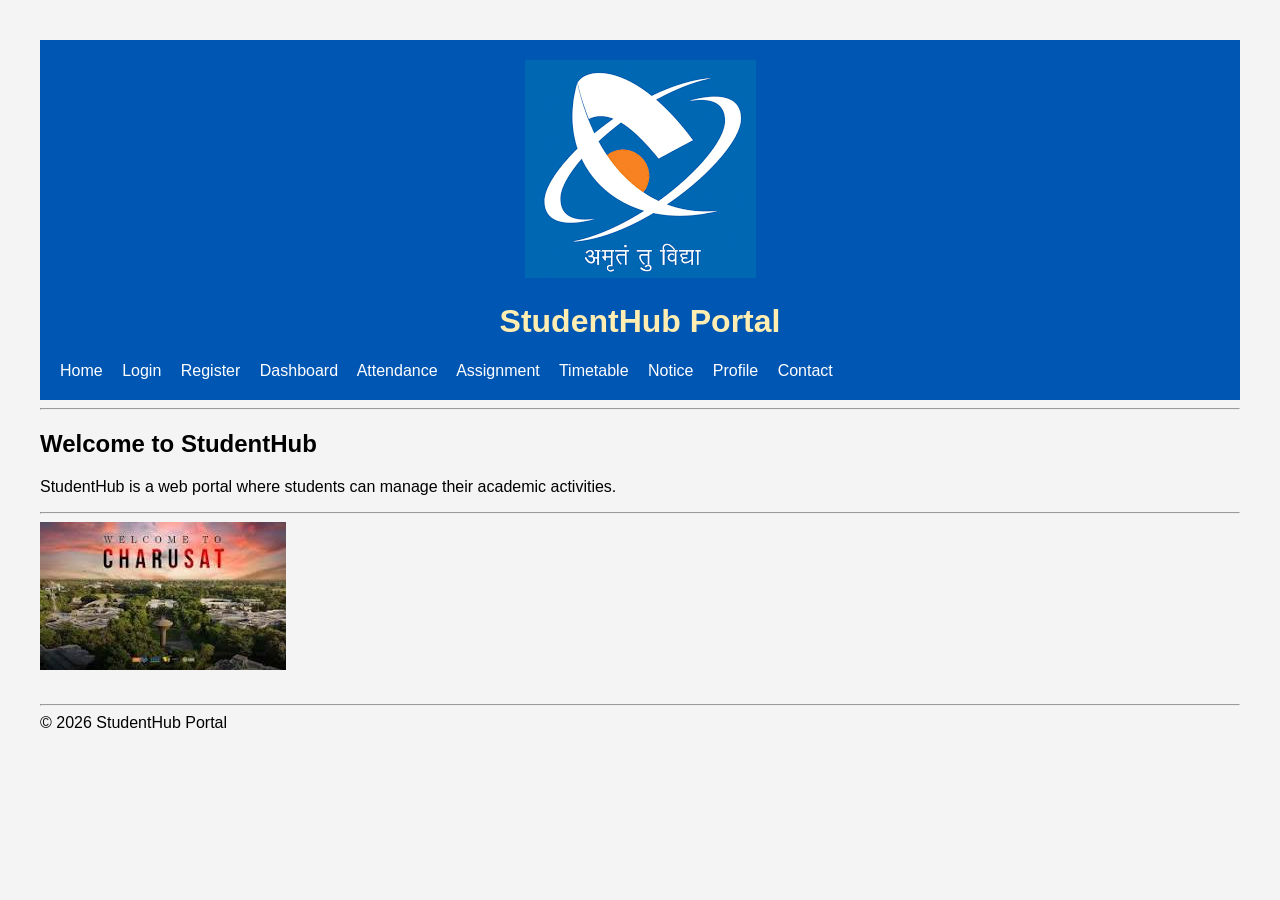
<file: pr 2/index.html>
<!DOCTYPE html>
<html>
<head>
    <title>StudentHub - Home</title>
    <link rel="stylesheet" href="css/style.css">
</head>

<body>

<header>
    
    
    <div style="text-align: center;">
        <img src="001.png" alt="LOGO">
    </div>
    <h1>StudentHub Portal</h1>
    <nav>
        <a href="index.html">Home</a>
        <a href="login.html">Login</a>
        <a href="register.html">Register</a>
        <a href="dashboard.html">Dashboard</a>
        <a href="attendance.html">Attendance</a>
        <a href="assignment.html">Assignment</a>
        <a href="timetable.html">Timetable</a>
        <a href="notice.html">Notice</a>
        <a href="profile.html">Profile</a>
        <a href="contact.html">Contact</a>
    </nav>

</header>

<hr>

<h2>Welcome to StudentHub</h2>

<p>
StudentHub is a web portal where students can manage their academic activities.
</p>

<hr>

<img src="011.jpg"alt="charusat">

<footer>
    <hr>
    © 2026 StudentHub Portal
</footer>

<script src="js/script.js"></script>

</body>
</html>
</file>
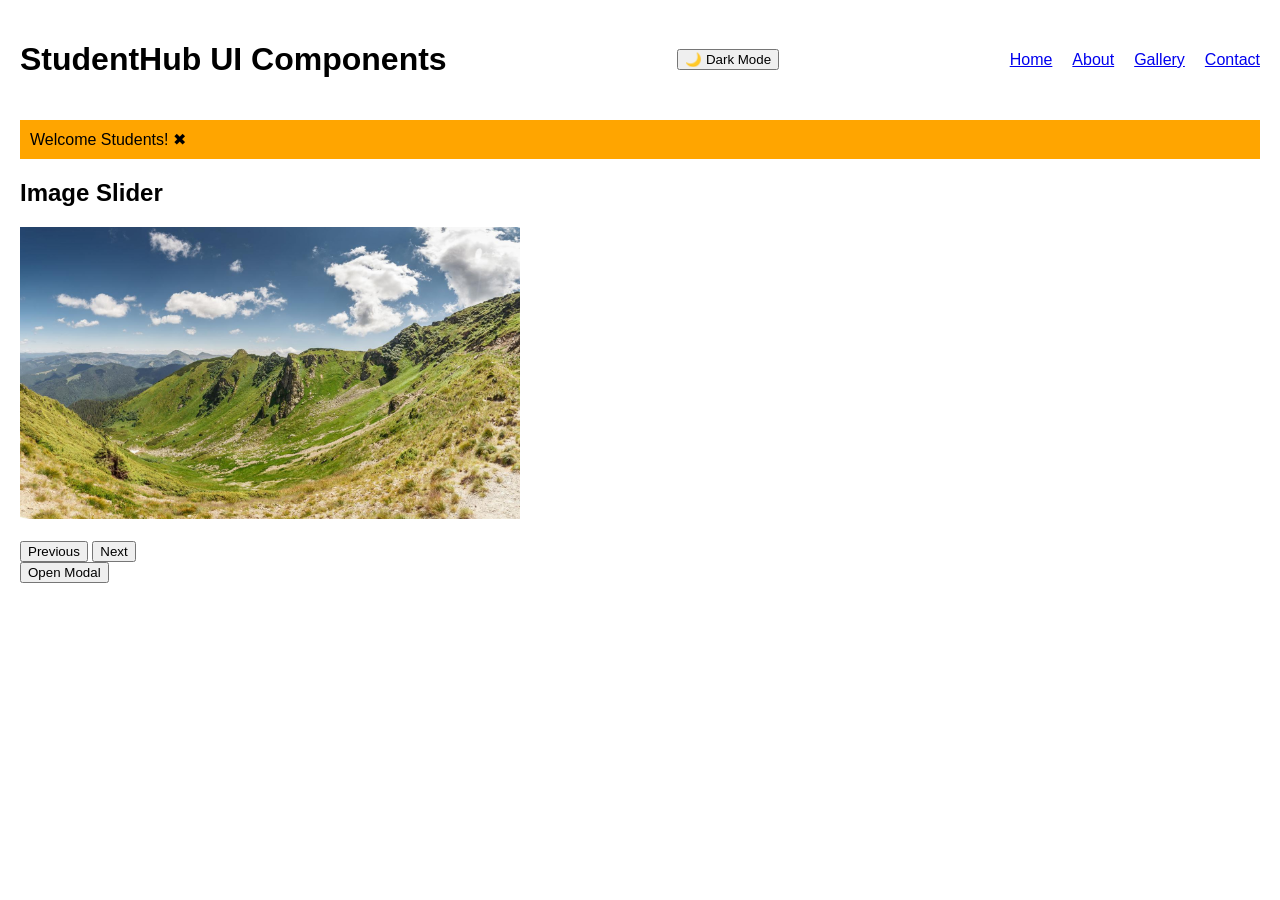
<file: Practical-4-/index.html>
<!DOCTYPE html>
<html lang="en">

<head>
    <meta charset="UTF-8">
    <title>DOM Manipulation Practical</title>

    <link rel="stylesheet" href="style.css">
</head>

<body>

<header>

<h1>StudentHub UI Components</h1>

<button id="themeBtn">
🌙 Dark Mode
</button>

<div class="menu-icon">
☰
</div>

<nav class="navbar">

<a href="#">Home</a>

<a href="#">About</a>

<a href="#">Gallery</a>

<a href="#">Contact</a>

</nav>

</header>

<div class="notification">

Welcome Students!

<span id="closeBanner">
✖
</span>

</div>

<section>



<div class="faq">


</div>

<div class="faq">


<p class="answer">
DOM represents webpage elements as objects.
</p>

</div>

</section>

<section>

<h2>Image Slider</h2>

<img id="slider"
src="images/image1.jpg"
width="500">

<br><br>

<button id="prev">
Previous
</button>

<button id="next">
Next
</button>

</section>

<section>

<button id="openModal">

Open Modal

</button>

</section>

<div id="modal">

<div class="modal-content">

<span id="closeModal">

✖

</span>

<h2>Hello Students!</h2>

<p>

Welcome to JavaScript DOM Practical.

</p>

</div>

</div>

<script src="script.js"></script>

</body>
</html>
</file>
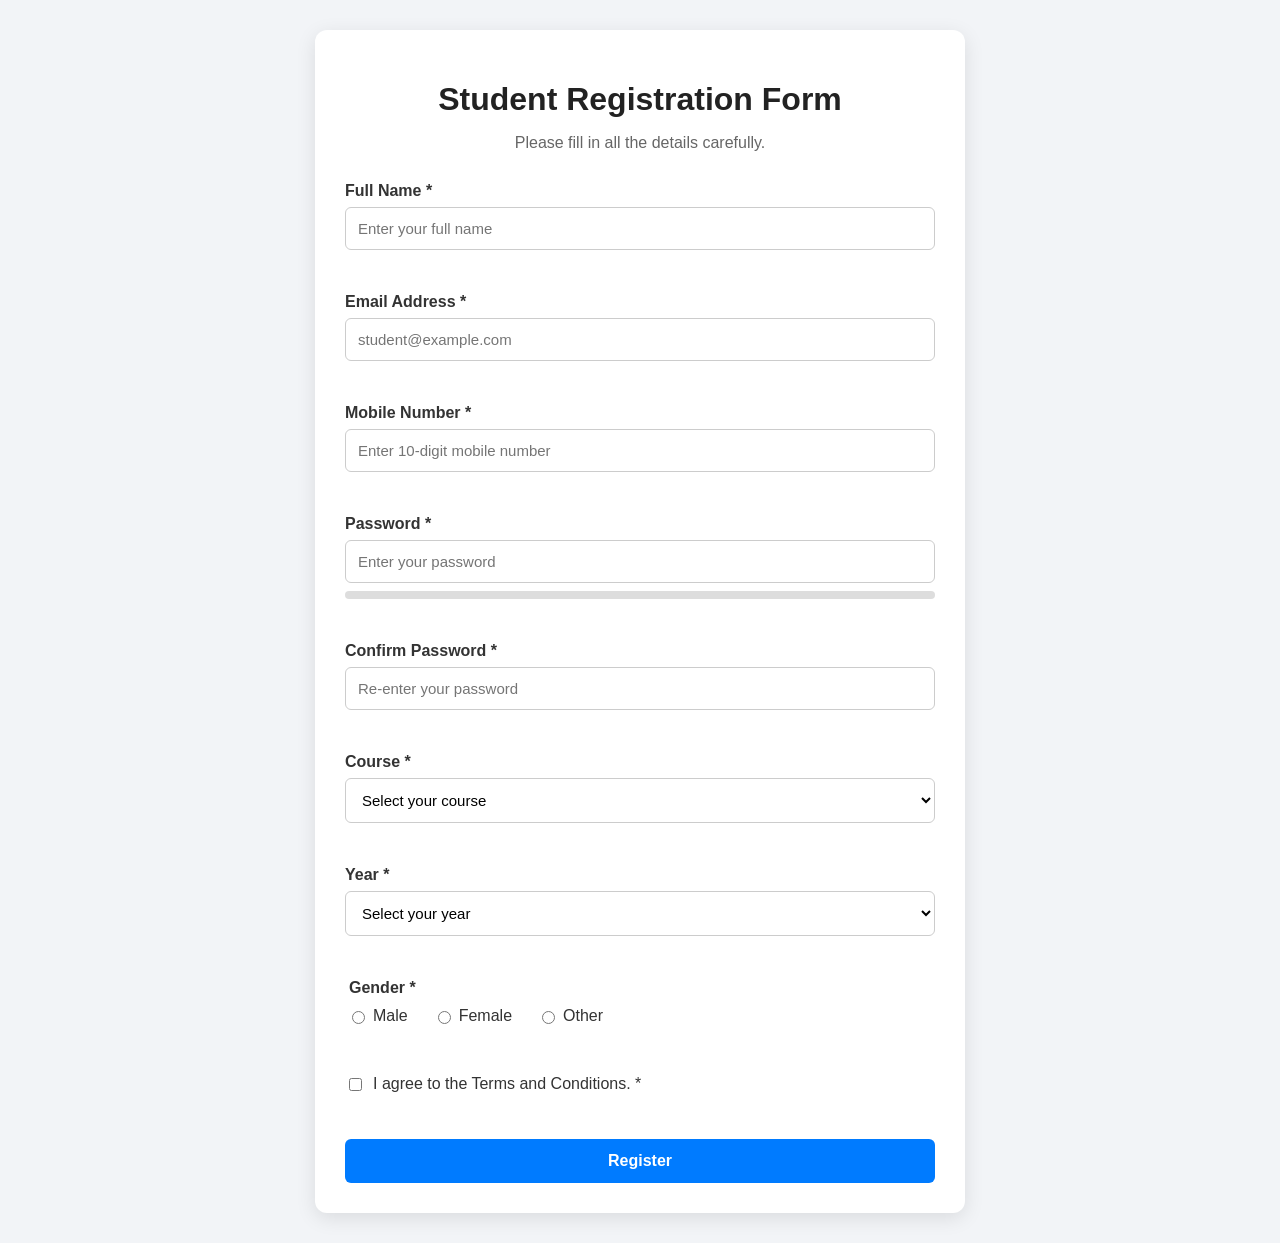
<file: prg 5/index.html>
<!DOCTYPE html>
<html lang="en">

<head>
    <meta charset="UTF-8">

    <meta name="viewport"
          content="width=device-width, initial-scale=1.0">

    <title>Student Registration Form</title>

    <link rel="stylesheet" href="style.css">
</head>

<body>

    <div class="container">

        <h1>Student Registration Form</h1>

        <p class="subtitle">
            Please fill in all the details carefully.
        </p>

        <form id="registrationForm" novalidate>

            <!-- Full Name -->
            <div class="form-group">

                <label for="name">Full Name *</label>

                <input
                    type="text"
                    id="name"
                    name="name"
                    placeholder="Enter your full name"
                    autocomplete="name"
                    aria-describedby="nameError"
                >

                <span
                    class="error"
                    id="nameError"
                    role="alert">
                </span>

            </div>


            <!-- Email -->
            <div class="form-group">

                <label for="email">Email Address *</label>

                <input
                    type="email"
                    id="email"
                    name="email"
                    placeholder="student@example.com"
                    autocomplete="email"
                    aria-describedby="emailError"
                >

                <span
                    class="error"
                    id="emailError"
                    role="alert">
                </span>

            </div>


            <!-- Mobile -->
            <div class="form-group">

                <label for="mobile">Mobile Number *</label>

                <input
                    type="tel"
                    id="mobile"
                    name="mobile"
                    placeholder="Enter 10-digit mobile number"
                    maxlength="10"
                    autocomplete="tel"
                    aria-describedby="mobileError"
                >

                <span
                    class="error"
                    id="mobileError"
                    role="alert">
                </span>

            </div>


            <!-- Password -->
            <div class="form-group">

                <label for="password">Password *</label>

                <input
                    type="password"
                    id="password"
                    name="password"
                    placeholder="Enter your password"
                    autocomplete="new-password"
                    aria-describedby="passwordError strengthText"
                >

                <div class="strength-container">

                    <div id="strengthBar"></div>

                </div>

                <p id="strengthText"></p>

                <span
                    class="error"
                    id="passwordError"
                    role="alert">
                </span>

            </div>


            <!-- Confirm Password -->
            <div class="form-group">

                <label for="confirmPassword">
                    Confirm Password *
                </label>

                <input
                    type="password"
                    id="confirmPassword"
                    name="confirmPassword"
                    placeholder="Re-enter your password"
                    autocomplete="new-password"
                    aria-describedby="confirmPasswordError"
                >

                <span
                    class="error"
                    id="confirmPasswordError"
                    role="alert">
                </span>

            </div>


            <!-- Course -->
            <div class="form-group">

                <label for="course">Course *</label>

                <select
                    id="course"
                    name="course"
                    aria-describedby="courseError">

                    <option value="">
                        Select your course
                    </option>

                    <option value="IT">
                        Information Technology
                    </option>

                    <option value="CE">
                        Computer Engineering
                    </option>

                    <option value="CSE">
                        Computer Science
                    </option>

                    <option value="AI">
                        Artificial Intelligence
                    </option>

                </select>

                <span
                    class="error"
                    id="courseError"
                    role="alert">
                </span>

            </div>


            <!-- Year -->
            <div class="form-group">

                <label for="year">Year *</label>

                <select
                    id="year"
                    name="year"
                    aria-describedby="yearError">

                    <option value="">
                        Select your year
                    </option>

                    <option value="1">
                        First Year
                    </option>

                    <option value="2">
                        Second Year
                    </option>

                    <option value="3">
                        Third Year
                    </option>

                    <option value="4">
                        Fourth Year
                    </option>

                </select>

                <span
                    class="error"
                    id="yearError"
                    role="alert">
                </span>

            </div>


            <!-- Gender -->
            <fieldset class="form-group">

                <legend>Gender *</legend>

                <div class="radio-group">

                    <label>
                        <input
                            type="radio"
                            name="gender"
                            value="Male">
                        Male
                    </label>

                    <label>
                        <input
                            type="radio"
                            name="gender"
                            value="Female">
                        Female
                    </label>

                    <label>
                        <input
                            type="radio"
                            name="gender"
                            value="Other">
                        Other
                    </label>

                </div>

                <span
                    class="error"
                    id="genderError"
                    role="alert">
                </span>

            </fieldset>


            <!-- Terms -->
            <div class="form-group terms">

                <label>

                    <input
                        type="checkbox"
                        id="terms"
                        name="terms">

                    I agree to the Terms and Conditions. *

                </label>

                <span
                    class="error"
                    id="termsError"
                    role="alert">
                </span>

            </div>


            <!-- Submit -->
            <button type="submit">
                Register
            </button>

            <!-- Success Message -->
            <div
                id="successMessage"
                class="success-message"
                role="alert">
            </div>

        </form>

    </div>


    <script src="script.js"></script>

</body>

</html>
</file>
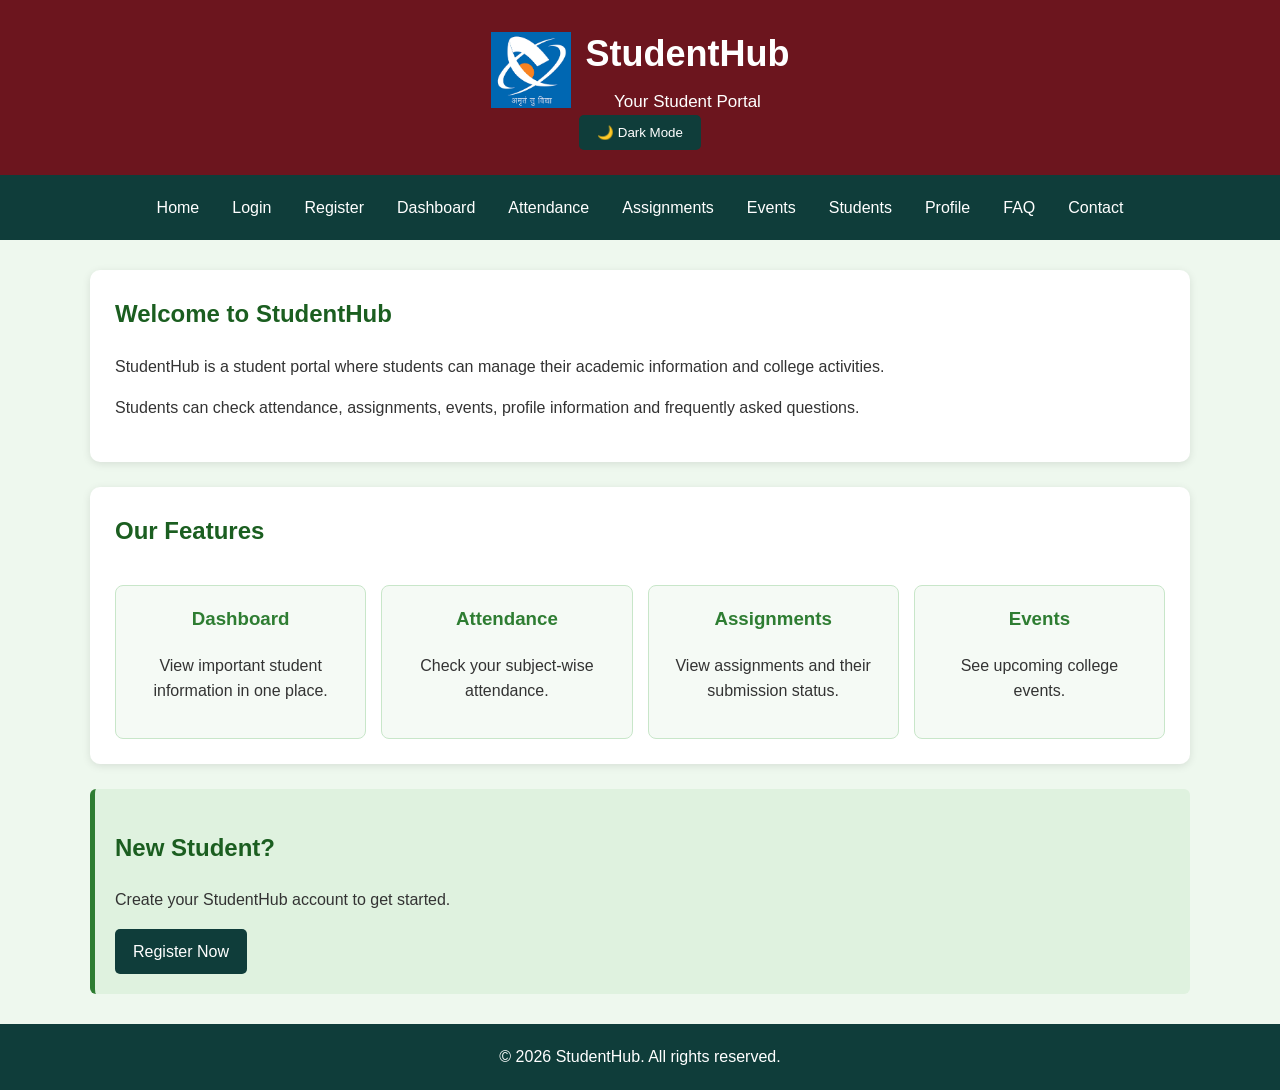
<file: prg 6,7,8,9,10/Pages/index.html>
<!DOCTYPE html>
<html lang="en">

<head>
    <meta charset="UTF-8">
    <meta name="viewport" content="width=device-width, initial-scale=1.0">
    <title>StudentHub - Home</title>
    <link rel="stylesheet" href="../css/style.css">
</head>

<body>

    <header>
        <button id="menuButton">
            ☰ Menu
        </button>
        <div class="logo-area">
            <img src="../images/001.png" alt="StudentHub Logo">
            <div>
                <h1>StudentHub</h1>
                <p>Your Student Portal</p>
            </div>
        </div>
        <button id="themeButton">🌙 Dark Mode</button>
    </header>

    <nav id="navigation" aria-label="Main Navigation">
        <a href="index.html">Home</a>
        <a href="login.html">Login</a>
        <a href="register.html">Register</a>
        <a href="dashboard.html">Dashboard</a>
        <a href="attendance.html">Attendance</a>
        <a href="assignment.html">Assignments</a>
        <a href="events.html">Events</a>
        <a href="students.html">Students</a>
        <a href="profile.html">Profile</a>
        <a href="faq.html">FAQ</a>
        <a href="contact.html">Contact</a>
    </nav>

    <main>

        <section>
            <h2>Welcome to StudentHub</h2>

            <p>
                StudentHub is a student portal where students can
                manage their academic information and college activities.
            </p>

            <p>
                Students can check attendance, assignments, events,
                profile information and frequently asked questions.
            </p>
        </section>

        <section>
            <h2>Our Features</h2>

            <article>
                <h3>Dashboard</h3>
                <p>View important student information in one place.</p>
            </article>

            <article>
                <h3>Attendance</h3>
                <p>Check your subject-wise attendance.</p>
            </article>

            <article>
                <h3>Assignments</h3>
                <p>View assignments and their submission status.</p>
            </article>

            <article>
                <h3>Events</h3>
                <p>See upcoming college events.</p>
            </article>
        </section>

        <aside>
            <h2>New Student?</h2>
            <p>Create your StudentHub account to get started.</p>
            <a href="register.html">Register Now</a>
        </aside>

    </main>

    <footer>
        <p>&copy; 2026 StudentHub. All rights reserved.</p>
    </footer>
    <script src="../js/script.js"></script>

</body>

</html>
</file>
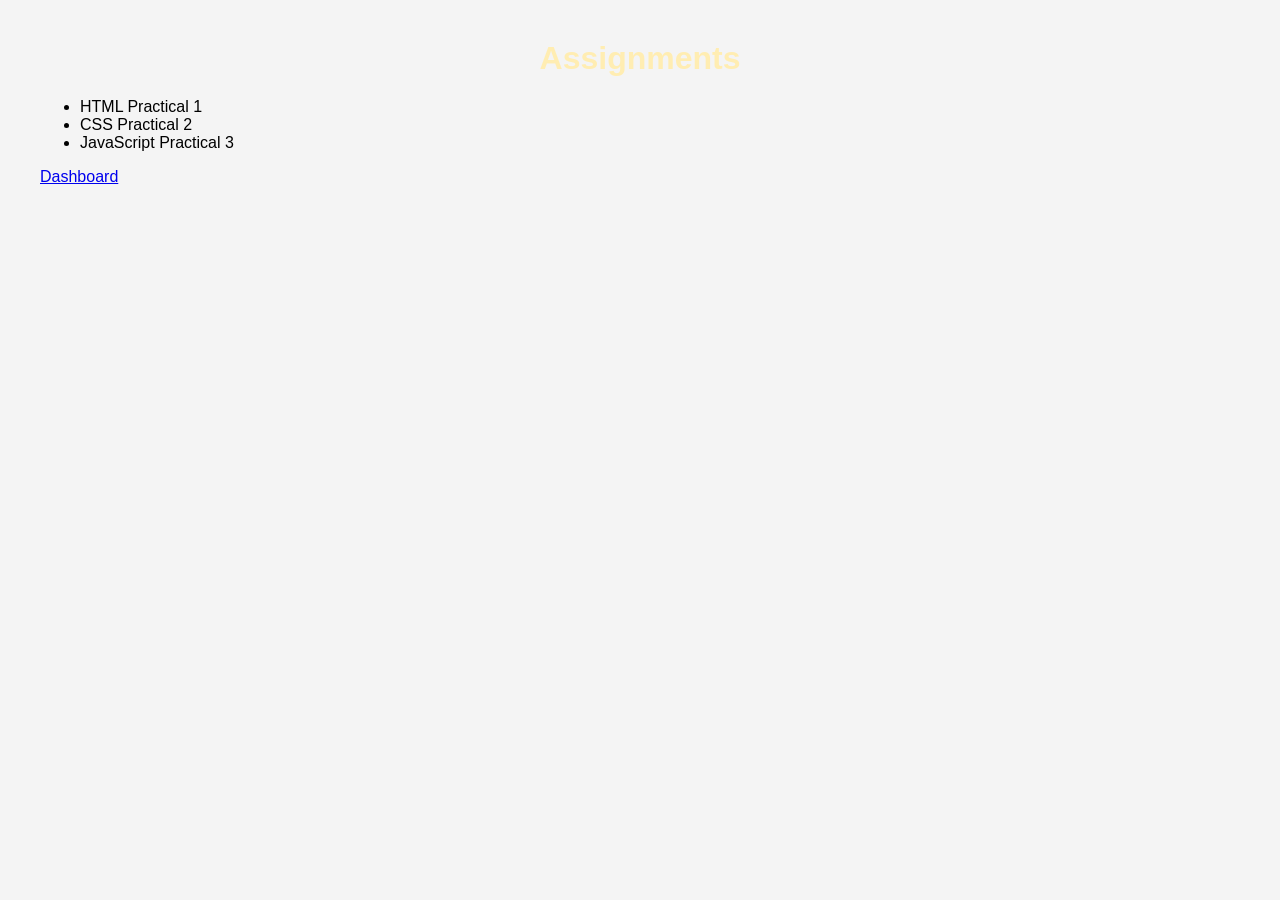
<file: pr 2/assignment.html>
<!DOCTYPE html>
<html>
<head>
<title>Assignments</title>
<link rel="stylesheet" href="css/style.css">
</head>

<body>

<h1>Assignments</h1>

<ul>

<li>HTML Practical 1</li>

<li>CSS Practical 2</li>

<li>JavaScript Practical 3</li>

</ul>

<a href="dashboard.html">Dashboard</a>

</body>
</html>
</file>
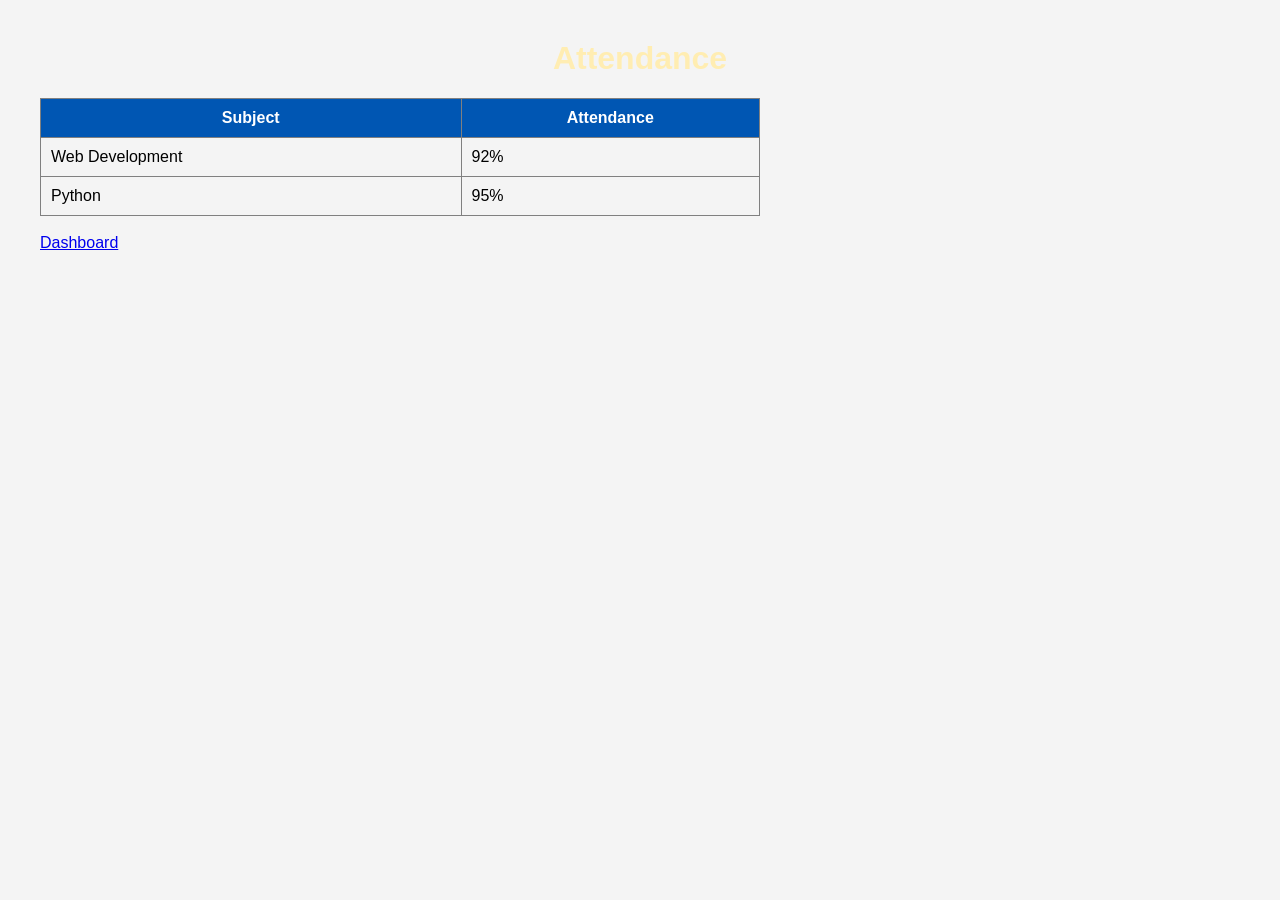
<file: pr 2/attendance.html>
<!DOCTYPE html>
<html>
<head>
    <title>Attendance</title>
    <link rel="stylesheet" href="css/style.css">
</head>

<body>

<h1>Attendance</h1>

<table border="1">

<tr>
<th>Subject</th>
<th>Attendance</th>
</tr>

<tr>
<td>Web Development</td>
<td>92%</td>
</tr>

<tr>
<td>Python</td>
<td>95%</td>
</tr>

</table>

<br>

<a href="dashboard.html">Dashboard</a>

</body>
</html>
</file>
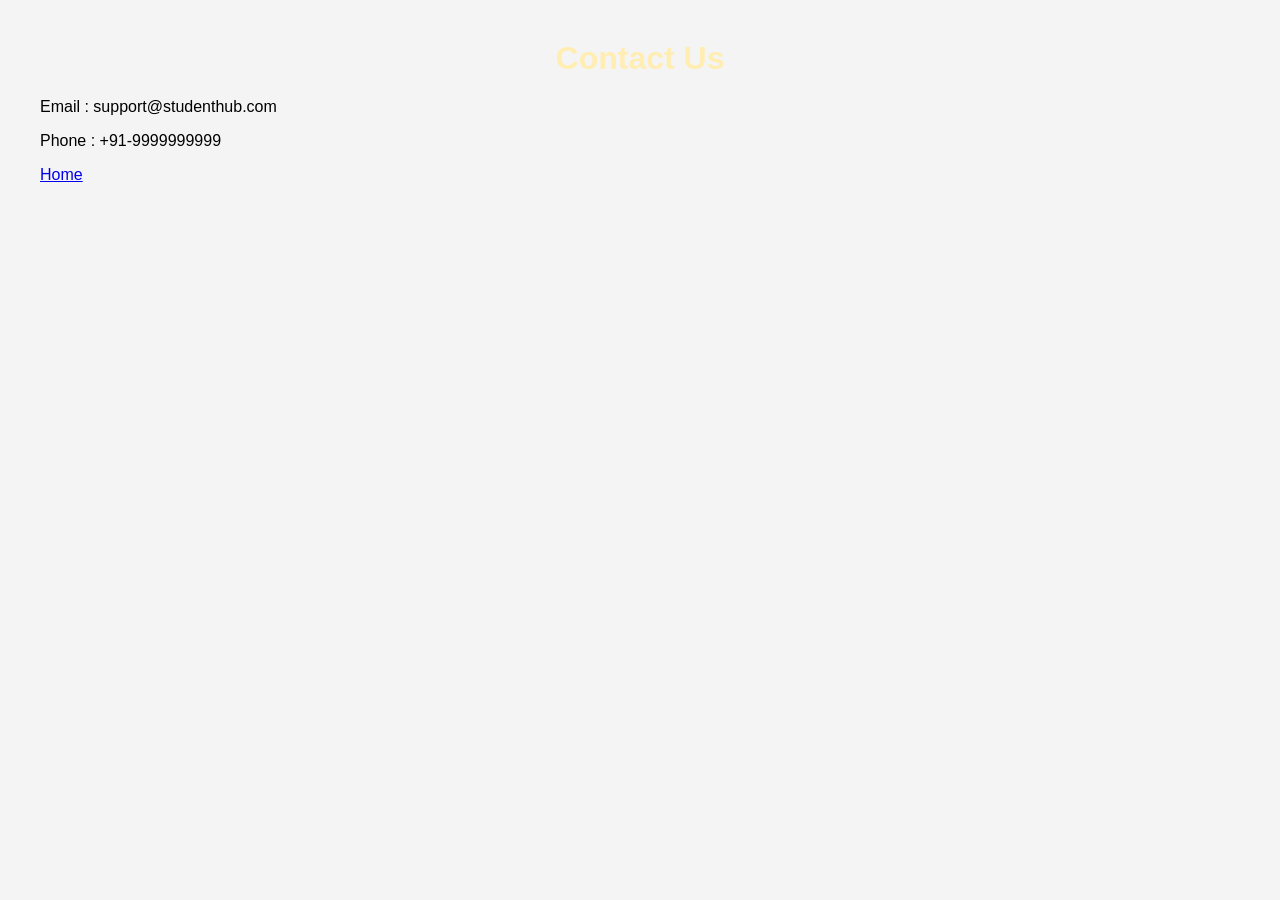
<file: pr 2/contact.html>
<!DOCTYPE html>
<html>
<head>
<title>Contact</title>
<link rel="stylesheet" href="css/style.css">
</head>

<body>

<h1>Contact Us</h1>

<p>Email : support@studenthub.com</p>

<p>Phone : +91-9999999999</p>

<a href="index.html">Home</a>

</body>
</html>
</file>
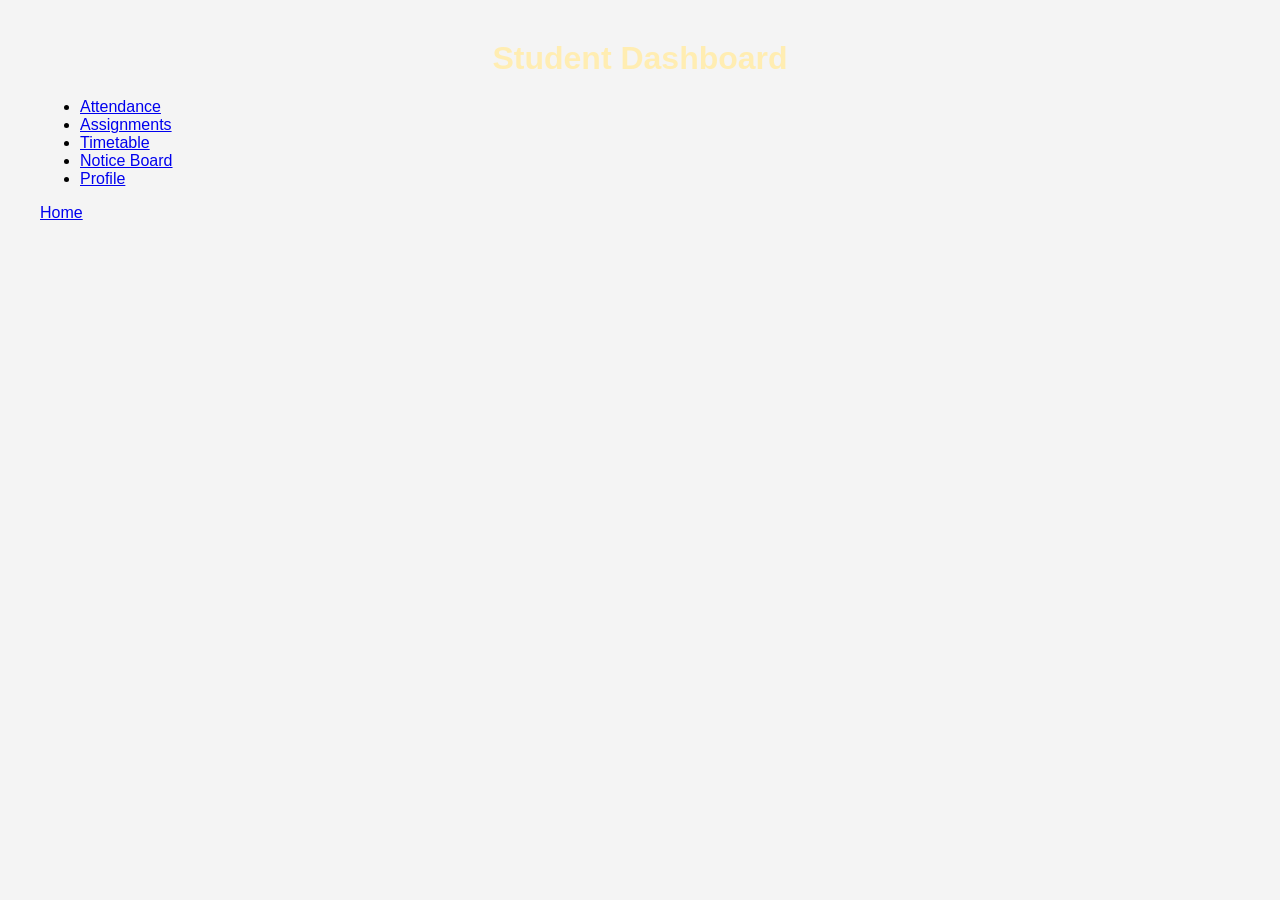
<file: pr 2/dashboard.html>
<!DOCTYPE html>
<html>
<head>
    <title>Dashboard</title>
    <link rel="stylesheet" href="css/style.css">
</head>

<body>

<h1>Student Dashboard</h1>

<ul>

<li><a href="attendance.html">Attendance</a></li>

<li><a href="assignment.html">Assignments</a></li>

<li><a href="timetable.html">Timetable</a></li>

<li><a href="notice.html">Notice Board</a></li>

<li><a href="profile.html">Profile</a></li>

</ul>

<a href="index.html">Home</a>

</body>
</html>
</file>
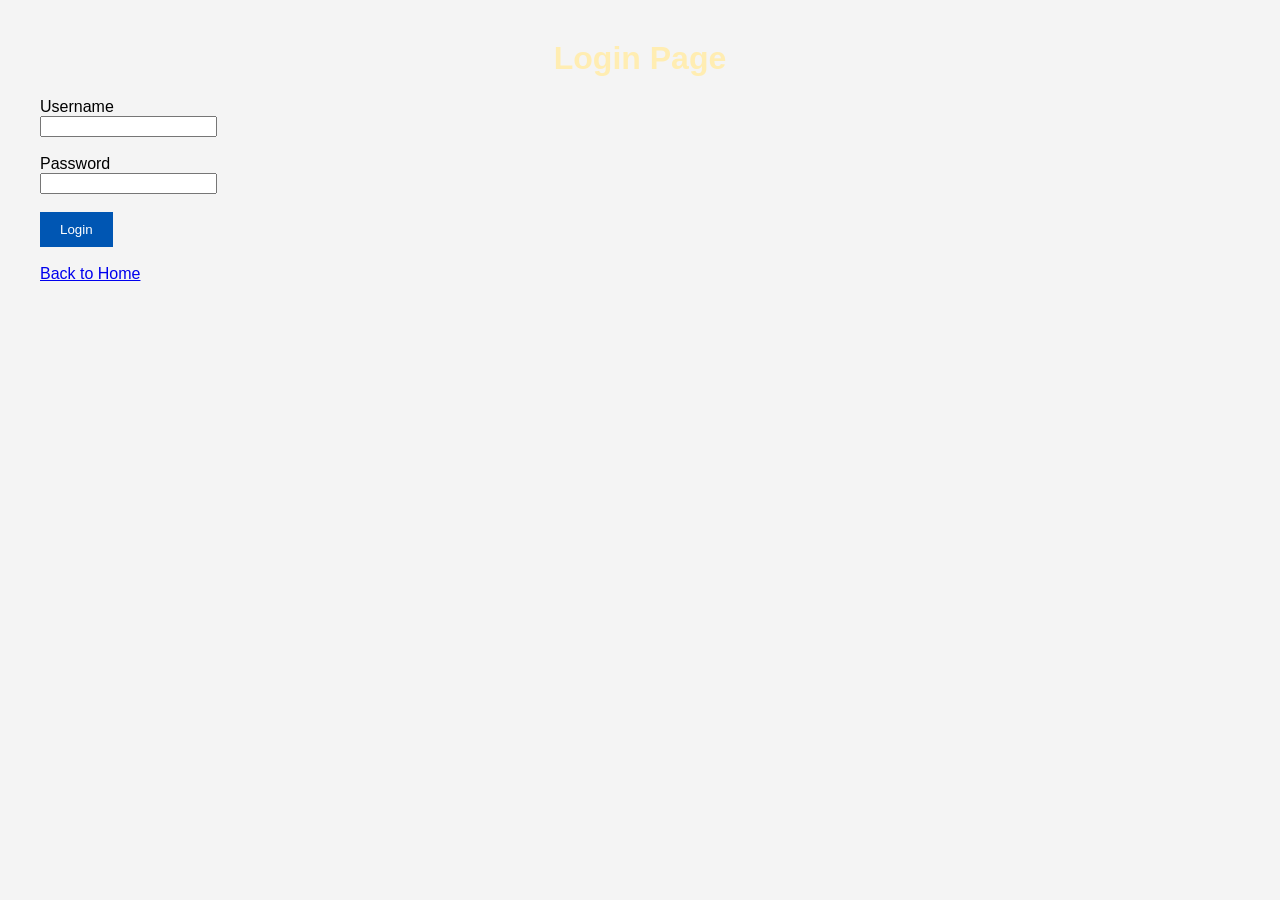
<file: pr 2/login.html>
<!DOCTYPE html>
<html>
<head>
    <title>Login</title>
    <link rel="stylesheet" href="css/style.css">
</head>

<body>

<h1>Login Page</h1>

<form>

<label>Username</label><br>
<input type="text"><br><br>

<label>Password</label><br>
<input type="password"><br><br>

<button>Login</button>

</form>

<br>

<a href="index.html">Back to Home</a>

</body>
</html>
</file>
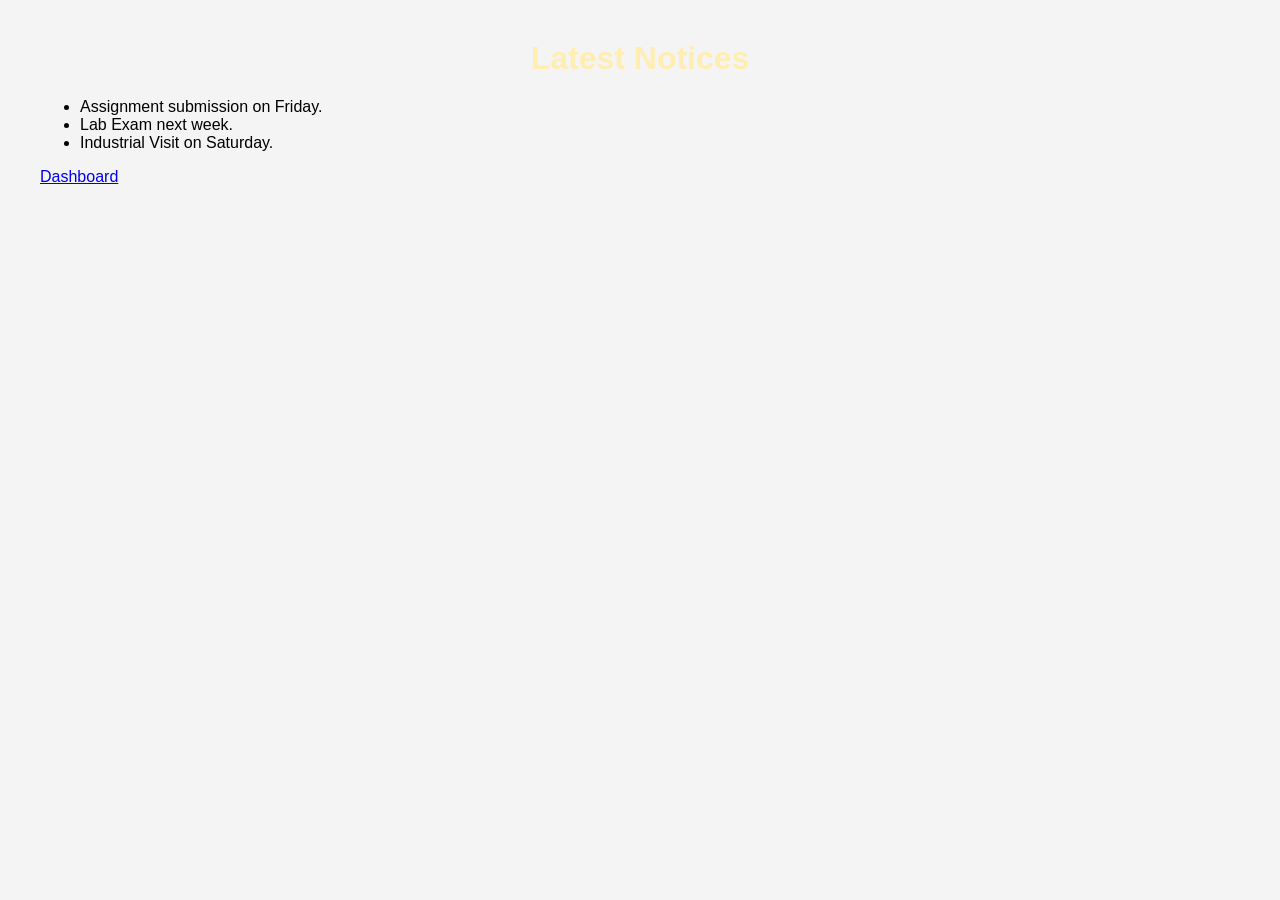
<file: pr 2/notice.html>
<!DOCTYPE html>
<html>
<head>
<title>Notice Board</title>
<link rel="stylesheet" href="css/style.css">
</head>

<body>

<h1>Latest Notices</h1>

<ul>

<li>Assignment submission on Friday.</li>

<li>Lab Exam next week.</li>

<li>Industrial Visit on Saturday.</li>

</ul>

<a href="dashboard.html">Dashboard</a>

</body>
</html>
</file>
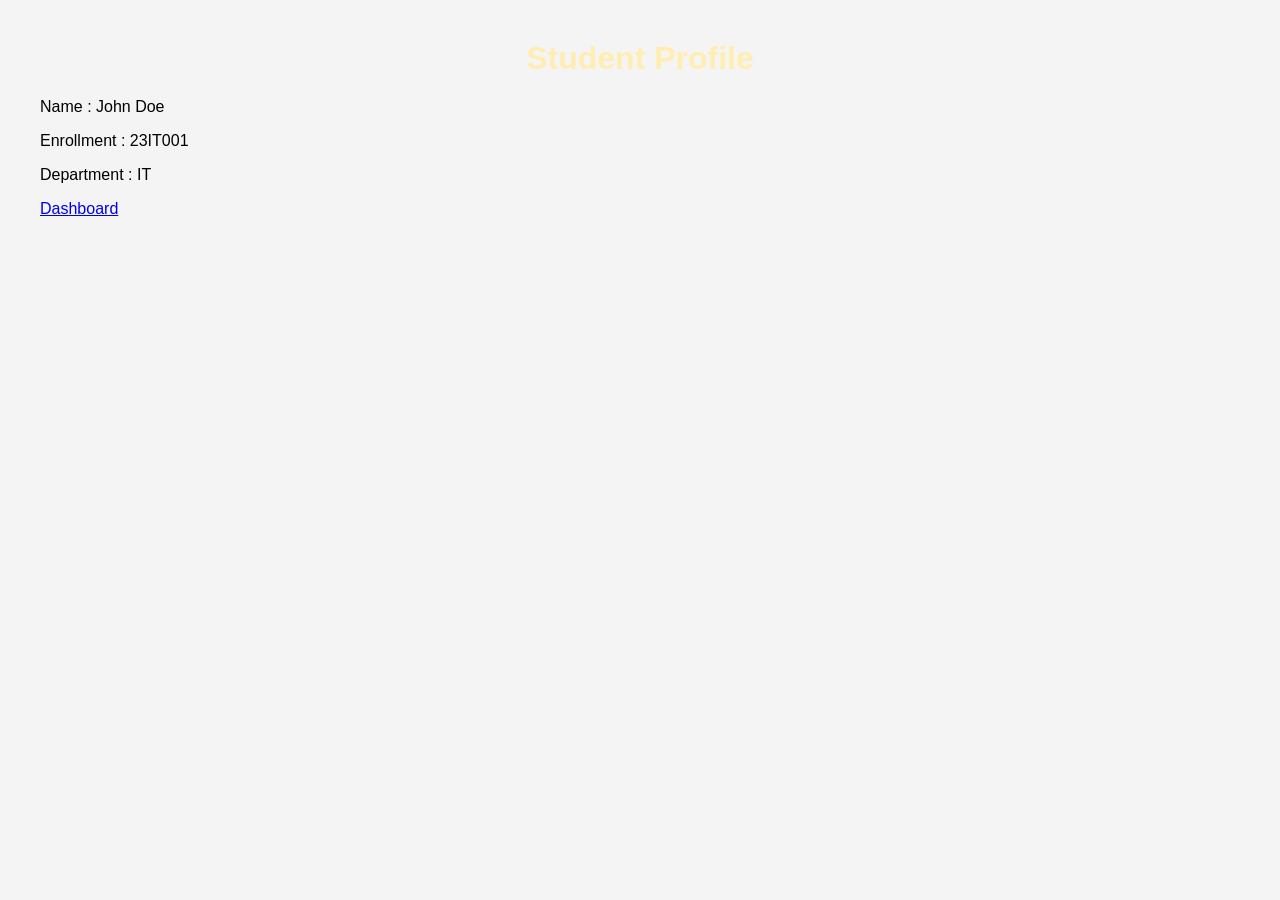
<file: pr 2/profile.html>
<!DOCTYPE html>
<html>
<head>
<title>Profile</title>
<link rel="stylesheet" href="css/style.css">
</head>

<body>

<h1>Student Profile</h1>

<p>Name : John Doe</p>

<p>Enrollment : 23IT001</p>

<p>Department : IT</p>

<a href="dashboard.html">Dashboard</a>

</body>
</html>
</file>
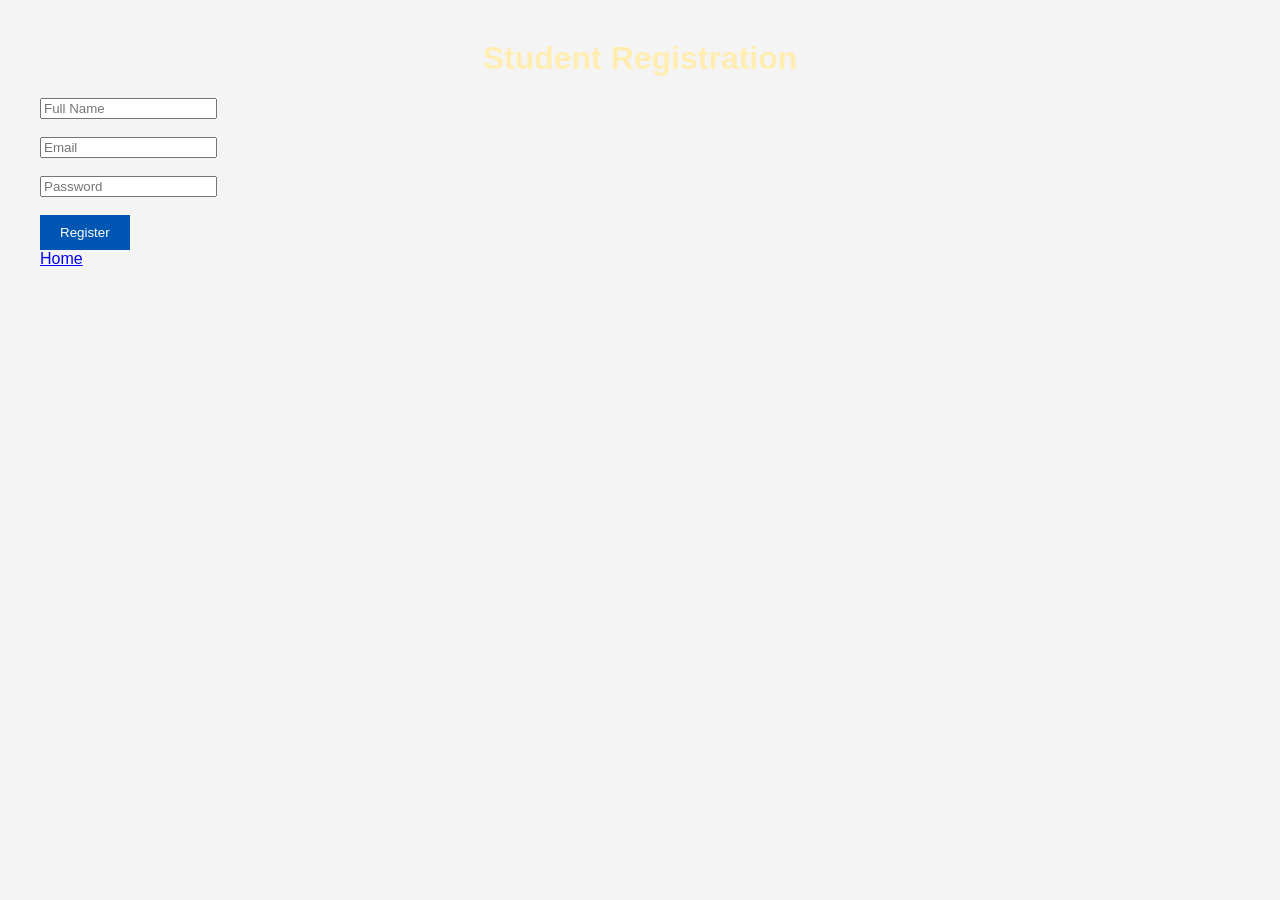
<file: pr 2/register.html>
<!DOCTYPE html>
<html>
<head>
    <title>Register</title>
    <link rel="stylesheet" href="css/style.css">
</head>

<body>

<h1>Student Registration</h1>

<form>

<input type="text" placeholder="Full Name"><br><br>

<input type="email" placeholder="Email"><br><br>

<input type="password" placeholder="Password"><br><br>

<button>Register</button>

</form>

<a href="index.html">Home</a>

</body>
</html>
</file>
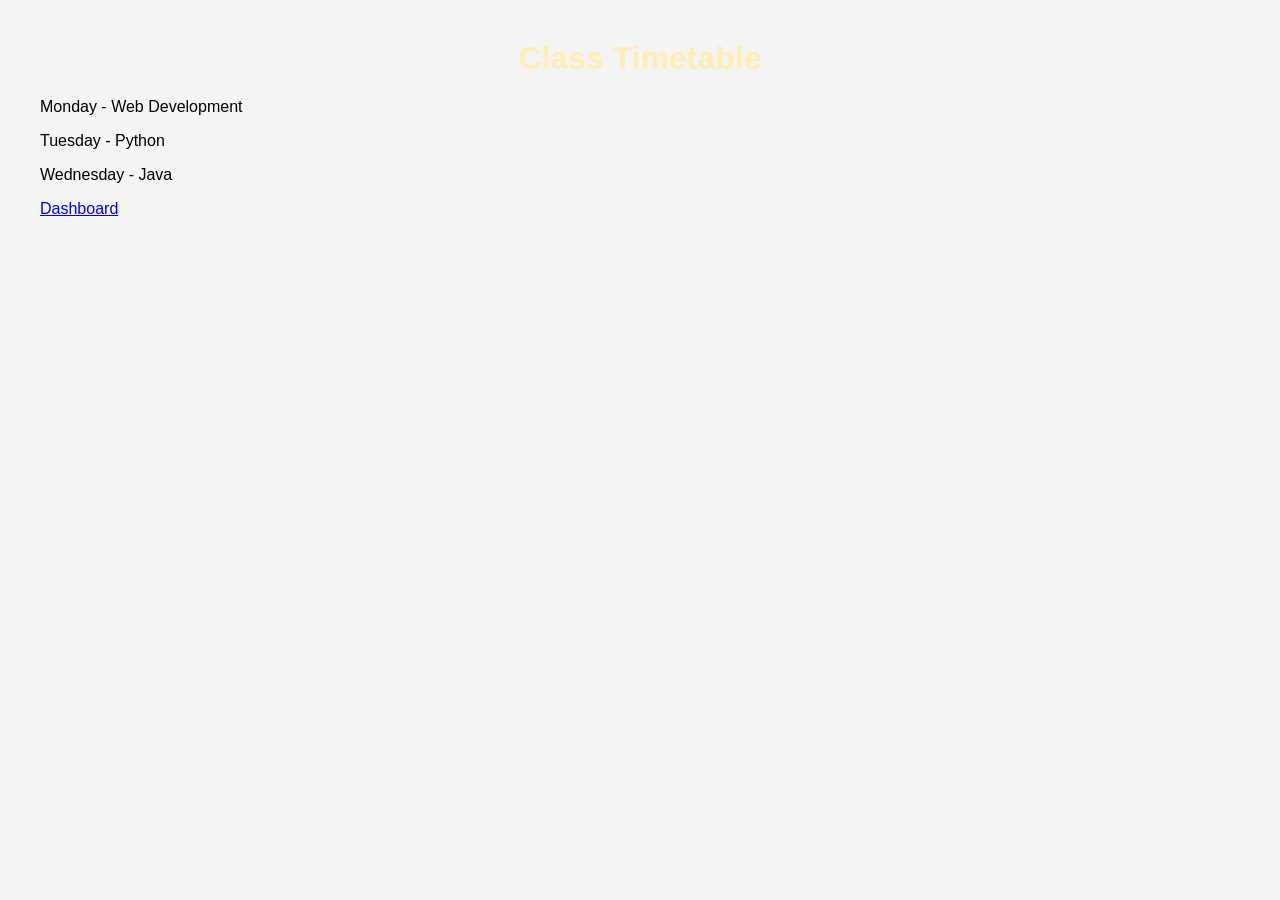
<file: pr 2/timetable.html>
<!DOCTYPE html>
<html>
<head>
<title>Timetable</title>
<link rel="stylesheet" href="css/style.css">
</head>

<body>

<h1>Class Timetable</h1>

<p>Monday - Web Development</p>

<p>Tuesday - Python</p>

<p>Wednesday - Java</p>

<a href="dashboard.html">Dashboard</a>

</body>
</html>
</file>
<file: pr 2/css/style.css>
body{

font-family: Arial, sans-serif;

margin:40px;

background:#f4f4f4;

}

header{

background:#0056b3;

color:white;

padding:20px;

}

nav a{

color:white;

margin-right:15px;

text-decoration:none;

}

h1{

color:#ffedb2;
text-align: center;

}

table{

border-collapse:collapse;

width:60%;

}

th{

background:#0056b3;

color:white;

padding:10px;

}

td{

padding:10px;

}

button{

padding:10px 20px;

background:#0056b3;

color:white;

border:none;

cursor:pointer;

}

footer{

margin-top:30px;

}
</file>
<file: Practical-4-/style.css>
body{

font-family:Arial;

margin:20px;

transition:0.4s;

}

.dark{

background:#222;

color:white;

}

header{

display:flex;

justify-content:space-between;

align-items:center;

}

.navbar{

display:flex;

gap:20px;

}

.menu-icon{

display:none;

font-size:30px;

cursor:pointer;

}

.notification{

background:orange;

padding:10px;

margin:20px 0;

}

.answer{

display:none;

}

#modal{

display:none;

position:fixed;

top:0;

left:0;

width:100%;

height:100%;

background:rgba(0,0,0,.6);

}

.modal-content{

background:white;

width:300px;

margin:120px auto;

padding:20px;

text-align:center;

}

@media(max-width:768px){

.navbar{

display:none;

flex-direction:column;

}

.navbar.active{

display:flex;

}

.menu-icon{

display:block;

}

}
</file>
<file: prg 5/style.css>
/* ==============================
   GENERAL PAGE
   ============================== */

* {
    box-sizing: border-box;
}

body {
    font-family: Arial, sans-serif;

    background: #f2f4f7;

    margin: 0;

    padding: 30px;
}


/* ==============================
   MAIN CONTAINER
   ============================== */

.container {

    max-width: 650px;

    margin: auto;

    background: white;

    padding: 30px;

    border-radius: 12px;

    box-shadow: 0 5px 20px rgba(0, 0, 0, 0.1);
}


/* ==============================
   HEADING
   ============================== */

h1 {

    text-align: center;

    margin-bottom: 5px;

    color: #222;
}

.subtitle {

    text-align: center;

    color: #666;

    margin-bottom: 30px;
}


/* ==============================
   FORM GROUP
   ============================== */

.form-group {

    margin-bottom: 20px;
}


/* ==============================
   LABEL
   ============================== */

label,
legend {

    font-weight: bold;

    color: #333;
}

label {

    display: block;

    margin-bottom: 7px;
}


/* ==============================
   INPUT AND SELECT
   ============================== */

input[type="text"],
input[type="email"],
input[type="tel"],
input[type="password"],
select {

    width: 100%;

    padding: 12px;

    border: 1px solid #ccc;

    border-radius: 6px;

    font-size: 15px;

    background: white;
}


/* ==============================
   FOCUS
   ============================== */

input:focus,
select:focus {

    outline: 2px solid #007bff;

    border-color: #007bff;
}


/* ==============================
   ERROR MESSAGE
   ============================== */

.error {

    display: block;

    color: #d93025;

    font-size: 13px;

    margin-top: 5px;

    min-height: 18px;
}


/* ==============================
   RADIO BUTTONS
   ============================== */

fieldset {

    border: none;

    padding: 0;
}

.radio-group {

    display: flex;

    gap: 25px;

    margin-top: 10px;
}

.radio-group label {

    font-weight: normal;

    display: flex;

    align-items: center;

    gap: 5px;
}

.radio-group input {

    width: auto;
}


/* ==============================
   TERMS
   ============================== */

.terms label {

    display: flex;

    align-items: flex-start;

    gap: 8px;

    font-weight: normal;
}

.terms input {

    width: auto;

    margin-top: 3px;
}


/* ==============================
   PASSWORD STRENGTH
   ============================== */

.strength-container {

    width: 100%;

    height: 8px;

    background: #ddd;

    border-radius: 5px;

    margin-top: 8px;

    overflow: hidden;
}

#strengthBar {

    width: 0%;

    height: 100%;

    border-radius: 5px;

    transition: width 0.3s ease;
}

#strengthText {

    font-size: 13px;

    margin: 5px 0;
}


/* ==============================
   SUBMIT BUTTON
   ============================== */

button {

    width: 100%;

    padding: 13px;

    border: none;

    border-radius: 6px;

    background: #007bff;

    color: white;

    font-size: 16px;

    font-weight: bold;

    cursor: pointer;
}

button:hover {

    background: #0056b3;
}

button:focus {

    outline: 3px solid #80bdff;
}


/* ==============================
   SUCCESS MESSAGE
   ============================== */

.success-message {

    color: #198754;

    background: #d1e7dd;

    padding: 12px;

    border-radius: 6px;

    margin-top: 20px;

    text-align: center;

    font-weight: bold;

    display: none;
}


/* ==============================
   MOBILE RESPONSIVE
   ============================== */

@media (max-width: 600px) {

    body {

        padding: 15px;
    }

    .container {

        padding: 20px;
    }

    .radio-group {

        flex-direction: column;

        gap: 10px;
    }

}
</file>
<file: prg 6,7,8,9,10/css/style.css>
/* ==============================
   BASIC SETTINGS
   ============================== */

* {
    box-sizing: border-box;
}

html {
    scroll-behavior: smooth;
}

body {
    margin: 0;
    padding: 0;
    font-family: Arial, sans-serif;
    background-color: #eef8ee;
    color: #333;
    line-height: 1.6;
}


/* ==============================
   HEADER
   ============================== */

header {
    background-color: #6C151E;
    color: white;
    text-align: center;
    padding: 25px 15px;
}

header h1 {
    margin: 0;
    font-size: 36px;
}

header p {
    margin: 5px 0 0;
    font-size: 17px;
}
.logo-area {
    display: flex;
    align-items: center;
    justify-content: center;
    gap: 15px;
}

.logo-area img {
    width: 80px;
    height: 80px;
    object-fit: contain;
}

.logo-area h1 {
    margin: 0;
}

.logo-area p {
    margin: 5px 0 0;
}


/* ==============================
   NAVIGATION
   FLEXBOX
   ============================== */

nav {
    background-color: #0F3D3A;

    display: flex;
    justify-content: center;
    align-items: center;

    flex-wrap: wrap;

    padding: 10px;
    gap: 5px;
}

nav a {
    color: white;
    text-decoration: none;
    padding: 10px 14px;
    border-radius: 5px;
}

nav a:hover {
    background-color: #1b5e20;
}


/* ==============================
   MAIN CONTENT
   ============================== */

main {
    width: 90%;
    max-width: 1100px;
    margin: 30px auto;
}


/* ==============================
   SECTIONS
   ============================== */

section {
    background-color: white;
    padding: 25px;
    margin-bottom: 25px;

    border-radius: 10px;

    box-shadow: 0 2px 8px rgba(0, 0, 0, 0.1);
}

section h2 {
    color: #1b5e20;
    margin-top: 0;
}


/* ==============================
   ARTICLES
   ============================== */

article {
    background-color: #f5faf5;
    border: 1px solid #c8e6c9;

    padding: 18px;
    margin: 15px 0;

    border-radius: 8px;
}

article h3 {
    color: #2e7d32;
    margin-top: 0;
}


/* ==============================
   ASIDE
   ============================== */

aside {
    background-color: #dff2df;

    padding: 20px;
    margin-bottom: 25px;

    border-left: 5px solid #2e7d32;

    border-radius: 6px;
}

aside h2 {
    color: #1b5e20;
}


/* ==============================
   BUTTONS
   ============================== */

button,
main a[href="register.html"],
main a[href="contact.html"] {
    display: inline-block;

    background-color: #0F3D3A;
    color: white;

    padding: 10px 18px;

    border: none;
    border-radius: 5px;

    text-decoration: none;

    cursor: pointer;
}

button:hover,
main a[href="register.html"]:hover,
main a[href="contact.html"]:hover {
    background-color: #1b5e20;
}
.faq-button {
    width: 100%;
    padding: 15px;
    text-align: left;

    background-color: #2e7d32;
    color: white;

    border: none;
    border-radius: 5px;

    cursor: pointer;
    font-size: 16px;
}

.faq-button:hover {
    background-color: #1b5e20;
}

.faq-answer {
    display: none;

    padding: 15px;
    margin-top: 0;

    background-color: #f5faf5;
}

/* ==============================
   FORMS
   ============================== */

form {
    max-width: 600px;
    margin: auto;
}

form p {
    margin-bottom: 15px;
}

label {
    display: block;
    font-weight: bold;
    margin-bottom: 5px;
}

input,
select,
textarea {
    width: 100%;

    padding: 10px;

    border: 1px solid #aaa;
    border-radius: 5px;

    font-size: 15px;
}

textarea {
    resize: vertical;
    min-height: 100px;
}


/* Checkbox should not take full width */

input[type="checkbox"] {
    width: auto;
    margin-right: 5px;
}

input[type="checkbox"] + label {
    display: inline;
    font-weight: normal;
}


/* ==============================
   DASHBOARD
   CSS GRID
   ============================== */

main section:nth-child(2) {
    display: grid;

    grid-template-columns: repeat(4, 1fr);

    gap: 15px;
}

main section:nth-child(2) h2 {
    grid-column: 1 / -1;
}

main section:nth-child(2) article {
    margin: 0;
    text-align: center;
}


/* ==============================
   TABLES
   ============================== */

table {
    width: 100%;
    border-collapse: collapse;
    background-color: white;
}

caption {
    font-size: 20px;
    font-weight: bold;
    margin-bottom: 10px;
    color: #1b5e20;
}

th {
    background-color: #2e7d32;
    color: white;
}

th,
td {
    padding: 12px;
    border: 1px solid #ccc;
    text-align: center;
}

tr:nth-child(even) {
    background-color: #f2f8f2;
}


/* ==============================
   ADDRESS
   ============================== */

address {
    font-style: normal;
    background-color: #f5faf5;

    padding: 20px;

    border-radius: 8px;
}


/* ==============================
   FOOTER
   ============================== */

footer {
    background-color: #0F3D3A;
    color: white;

    text-align: center;

    padding: 20px;

    margin-top: 30px;
}

footer p {
    margin: 0;
}
#menuButton {
    display: none;
}

@media screen and (max-width: 600px) {

    #menuButton {
        display: block;
        margin: 10px auto;
    }

    nav {
        display: none;
    }

    nav.show-menu {
        display: flex;
    }
}

/* ==============================
   RESPONSIVE DESIGN
   TABLET
   ============================== */

@media screen and (max-width: 800px) {

    header h1 {
        font-size: 30px;
    }

    nav a {
        padding: 8px 10px;
    }

    main {
        width: 94%;
    }

    main section:nth-child(2) {
        grid-template-columns: repeat(2, 1fr);
    }

    table {
        font-size: 14px;
    }

    th,
    td {
        padding: 8px;
    }
}


/* ==============================
   RESPONSIVE DESIGN
   MOBILE
   ============================== */

@media screen and (max-width: 600px) {

    header {
        padding: 20px 10px;
    }

    header h1 {
        font-size: 26px;
    }

    header p {
        font-size: 14px;
    }

    @media screen and (max-width: 600px) {

    .logo-area {
        flex-direction: column;
        gap: 5px;
    }

    .logo-area img {
        width: 65px;
        height: 65px;
    }
}
    nav {
        flex-direction: column;
        align-items: stretch;
    }

    nav a {
        text-align: center;
        width: 100%;
    }

    main {
        width: 95%;
        margin: 20px auto;
    }

    section {
        padding: 18px;
    }

    main section:nth-child(2) {
        grid-template-columns: 1fr;
    }

    article {
        padding: 15px;
    }

    table {
        display: block;
        overflow-x: auto;
        white-space: nowrap;
    }

    button {
        width: 100%;
    }

    input,
    select,
    textarea {
        font-size: 16px;
    }
}
/* ==============================
   DARK MODE
   ============================== */

body.dark-mode {
    background-color: #222;
    color: #eee;
}

body.dark-mode section {
    background-color: #333;
    color: #eee;
}

body.dark-mode article {
    background-color: #444;
    border-color: #555;
}

body.dark-mode aside {
    background-color: #333;
}

body.dark-mode section h2,
body.dark-mode article h3,
body.dark-mode aside h2 {
    color: #90ee90;
}

body.dark-mode input,
body.dark-mode select,
body.dark-mode textarea {
    background-color: #444;
    color: white;
    border-color: #777;
}
/* Registration Form */

.form-container {
    max-width: 500px;
    margin: 30px auto;
    background-color: white;
    padding: 25px;
    border-radius: 10px;
    box-shadow: 0 2px 10px rgba(0, 0, 0, 0.1);
}

.form-container label {
    display: block;
    margin-top: 15px;
    margin-bottom: 5px;
    font-weight: bold;
}

.form-container input,
.form-container select {
    width: 100%;
    padding: 10px;
    border: 1px solid #ccc;
    border-radius: 5px;
    box-sizing: border-box;
}

.form-container input:focus,
.form-container select:focus {
    outline: 2px solid #2e7d32;
}

.gender-options {
    display: flex;
    gap: 20px;
    margin-top: 5px;
}

.gender-options label {
    font-weight: normal;
    margin: 0;
}

.gender-options input {
    width: auto;
}

.terms {
    margin-top: 20px;
}

.terms label {
    font-weight: normal;
}

.terms input {
    width: auto;
}

.error {
    display: block;
    color: #d32f2f;
    font-size: 13px;
    margin-top: 4px;
}

.success {
    color: #2e7d32;
    font-weight: bold;
    text-align: center;
    margin-top: 15px;
}


/* Password Strength */

.password-bar {
    width: 100%;
    height: 8px;
    background-color: #ddd;
    margin-top: 8px;
    border-radius: 5px;
}

#strengthFill {
    height: 100%;
    width: 0%;
    background-color: #2e7d32;
    border-radius: 5px;
}

#passwordStrength {
    font-size: 13px;
    margin: 5px 0;
}
/* ==============================
   PRACTICAL 6 - DATA CONTROLS
   ============================== */

.data-controls {
    display: flex;
    flex-wrap: wrap;
    gap: 15px;
    margin-bottom: 20px;
}

.data-controls > div {
    flex: 1;
    min-width: 200px;
}

.data-controls label {
    margin-top: 0;
}

.data-controls input,
.data-controls select {
    margin-top: 5px;
}

.pagination {
    display: flex;
    justify-content: center;
    align-items: center;
    gap: 15px;
    margin-top: 20px;
}

.pagination button:disabled {
    background-color: #999;
    cursor: not-allowed;
}

#eventList article,
#studentList article,
#faqList article {
    margin-bottom: 15px;
}

#eventList article h3,
#studentList article h3,
#faqList article h3 {
    margin-bottom: 8px;
}

body.dark-mode .data-controls input,
body.dark-mode .data-controls select {
    background-color: #444;
    color: white;
}

/* ==============================
   PRACTICAL 7 - PHP REGISTRATION
   ============================== */

.error-list {
    color: #d32f2f;
    line-height: 1.8;
}

.registration-view-link,
.registration-back-link {
    text-align: center;
    margin-top: 20px;
}

.registration-table-section {
    max-width: 1100px;
}

.table-container {
    overflow-x: auto;
    margin-top: 20px;
}

.table-container table {
    width: 100%;
    border-collapse: collapse;
    background-color: white;
}

.table-container th,
.table-container td {
    border: 1px solid #ddd;
    padding: 10px;
    text-align: left;
}

.table-container th {
    background-color: #2e7d32;
    color: white;
}

.table-container tr:nth-child(even) {
    background-color: #f5faf5;
}

body.dark-mode .table-container table {
    background-color: #333;
    color: white;
}

body.dark-mode .table-container tr:nth-child(even) {
    background-color: #444;
}
</file>
